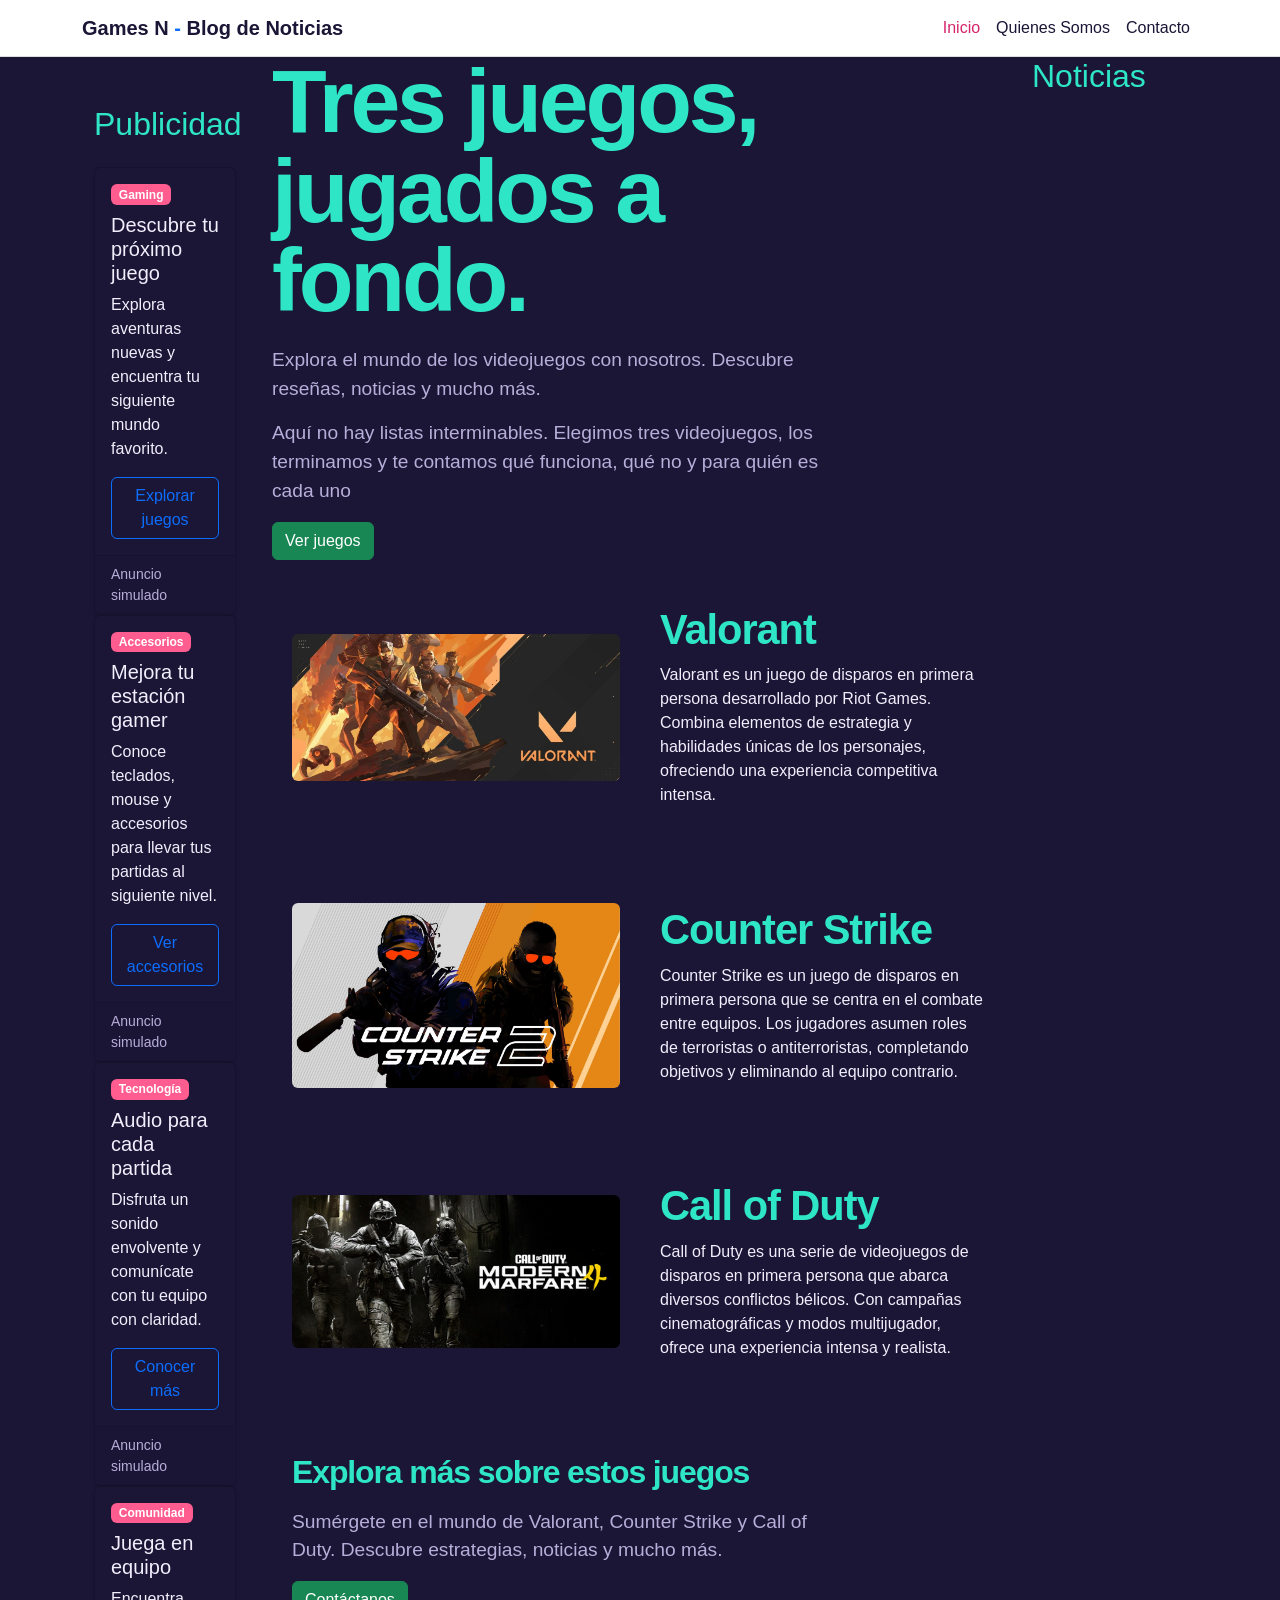
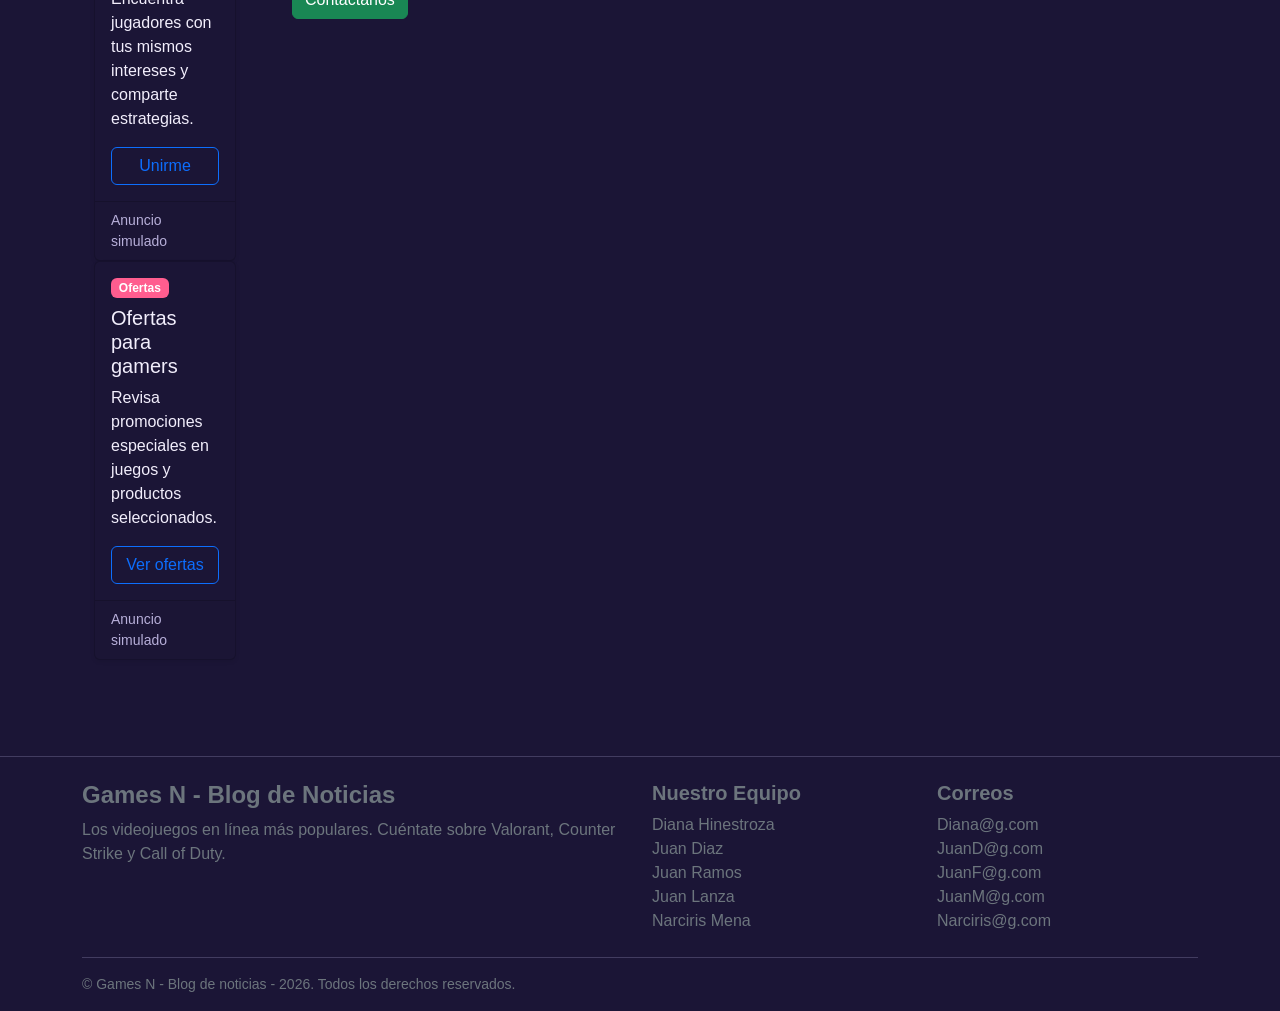
<file: index.html>
<!DOCTYPE html>
<html lang="en">
<head>
    <meta charset="UTF-8">
    <meta name="viewport" content="width=device-width, initial-scale=1.0">
    <link rel="stylesheet" href="style.css">
    <title>Games N - Blog de Noticias</title>
     <script>
window.location.replace("PaginaInicio/inicio.html"); </script>
</head>
<body>
     <nav-bar></nav-bar>
     <script   type="module" src="navbar/nav-loader.js"></script>
    
     <p>Cargando... <a href="PaginaInicio/inicio.html">Haz clic aquí para ir al inicio</a></p>
     <custom-footer></custom-footer>
     <script type="module" src="footer/footer-loader.js"></script>
</body>
</html>
</file>
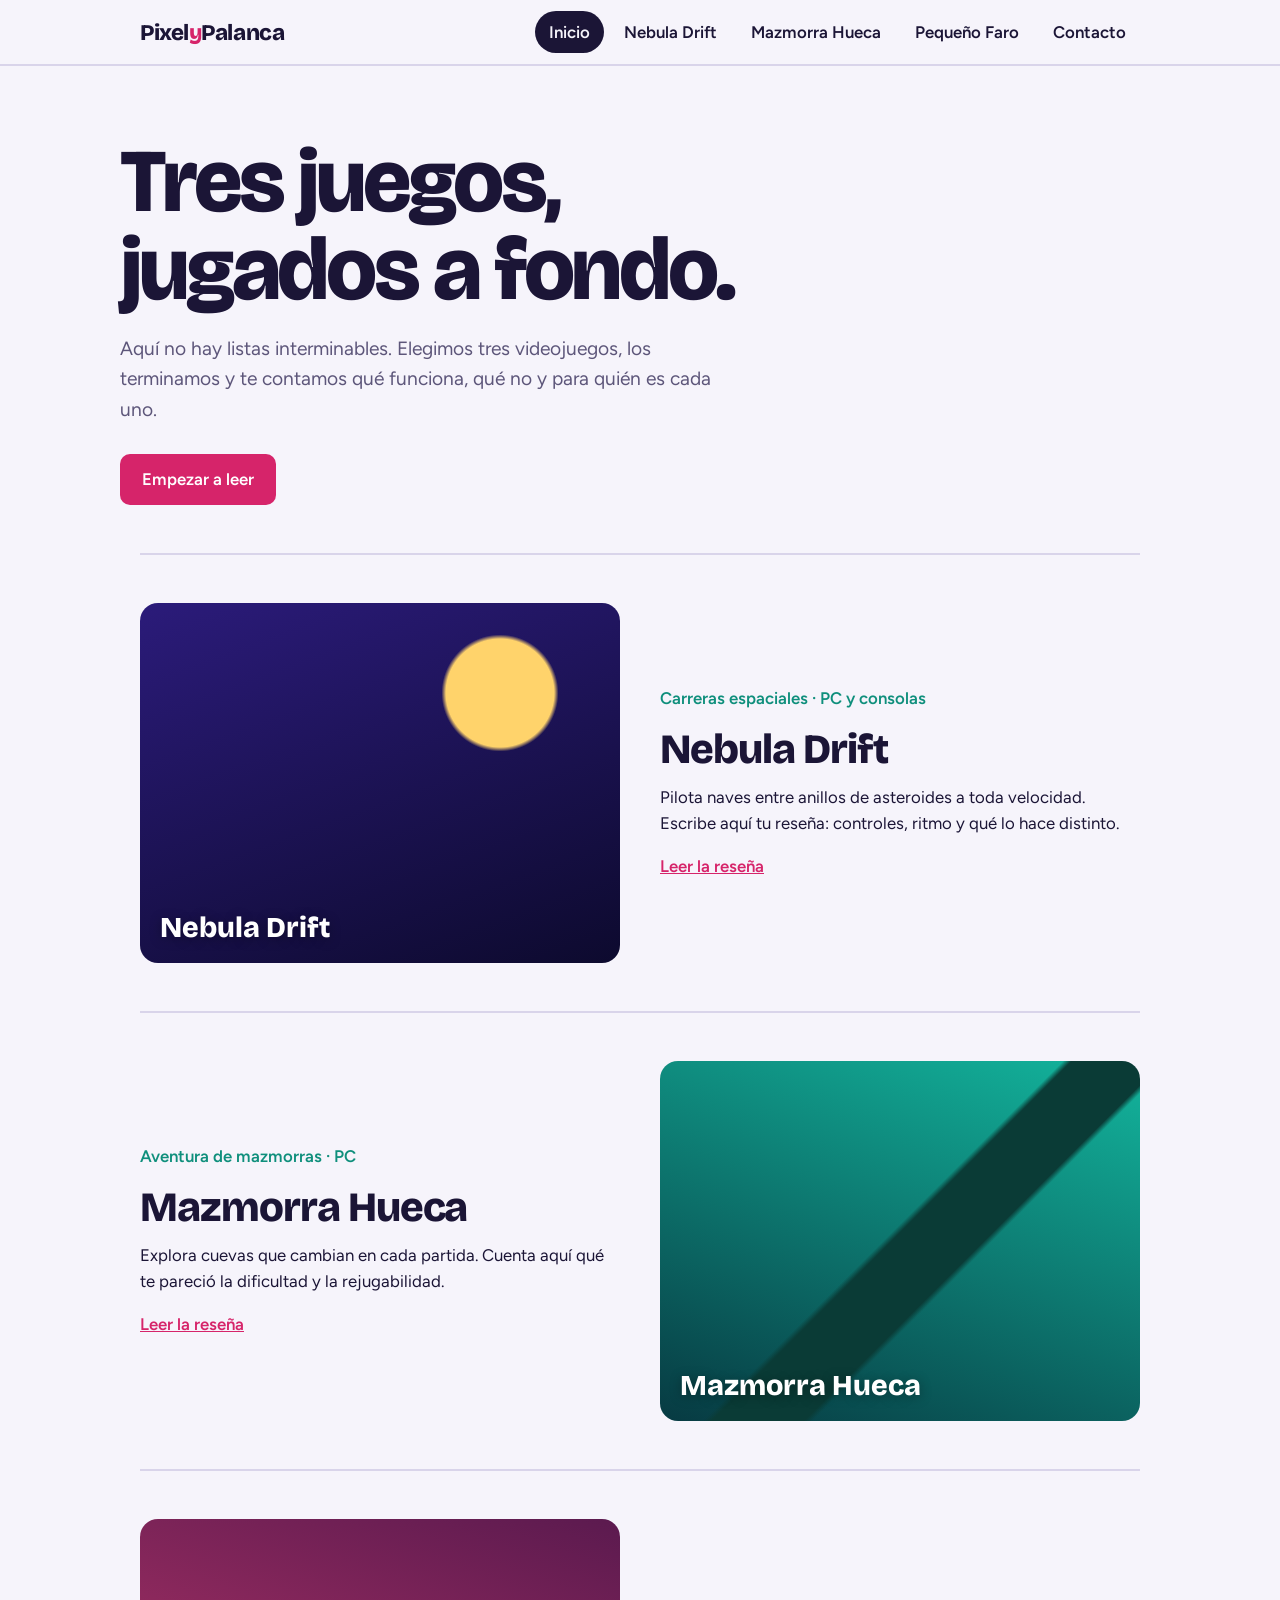
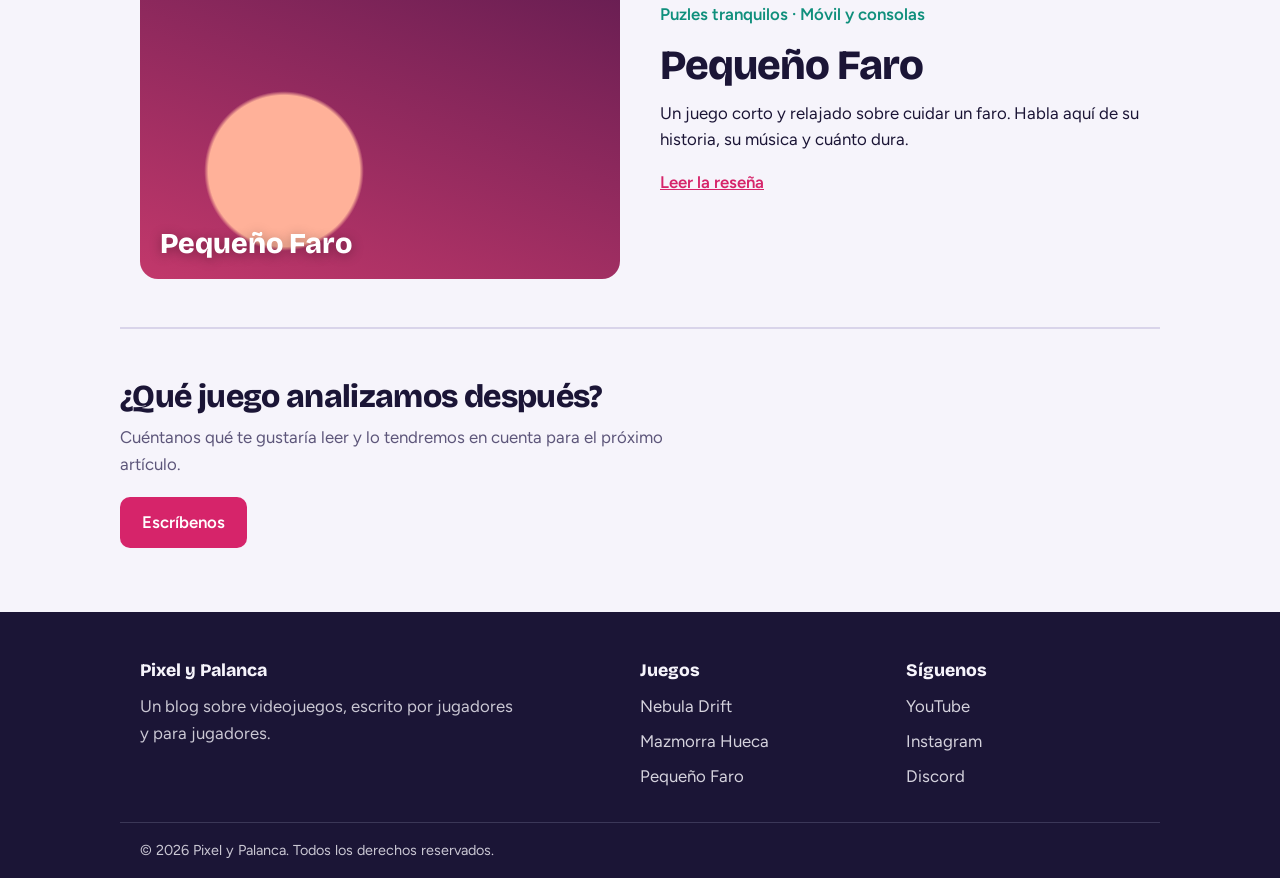
<file: disenio1.html>
<!DOCTYPE html>
<html lang="es">
<head>
<meta charset="utf-8">
<meta name="viewport" content="width=device-width, initial-scale=1, viewport-fit=cover">
<title>Pixel y Palanca · Blog de videojuegos</title>
<link rel="preconnect" href="https://fonts.googleapis.com">
<link href="https://fonts.googleapis.com/css2?family=Bricolage+Grotesque:wght@500;800&family=Figtree:wght@400;600&display=swap" rel="stylesheet">
<style>
:root{
  box-sizing:border-box;
  padding-top:env(safe-area-inset-top,0px);
  padding-bottom:env(safe-area-inset-bottom,0px);
  --bg:#f6f4fb; --surface:#ffffff; --ink:#1b1536; --muted:#5d567a;
  --pink:#d6246a; --teal:#0f8f7c; --line:#d9d4ea;
  --display:'Bricolage Grotesque','Trebuchet MS',sans-serif;
  --body:'Figtree','Segoe UI',Arial,sans-serif;
}
@media (prefers-color-scheme:dark){
  :root:not([data-theme="light"]){
    --bg:#1b1536; --surface:#281f4d; --ink:#f2eefc; --muted:#b7afd9;
    --pink:#ff5d8f; --teal:#2ee6c5; --line:#3a2f6b;
  }
}
:root[data-theme="dark"]{
  --bg:#1b1536; --surface:#281f4d; --ink:#f2eefc; --muted:#b7afd9;
  --pink:#ff5d8f; --teal:#2ee6c5; --line:#3a2f6b;
}
*,*::before,*::after{box-sizing:inherit}
html{scroll-padding-top:calc(env(safe-area-inset-top,0px) + 72px);scroll-behavior:smooth}
body{margin:0;background:var(--bg);color:var(--ink);font:400 1.05rem/1.6 var(--body)}
a{color:inherit}
:focus-visible{outline:3px solid var(--pink);outline-offset:3px}
.wrap{max-width:1040px;margin:0 auto;padding:0 20px}

/* Menú */
header{position:sticky;top:env(safe-area-inset-top,0px);z-index:10;background:var(--bg);border-bottom:2px solid var(--line)}
.bar{display:flex;align-items:center;justify-content:space-between;min-height:64px}
.logo{font:800 1.4rem var(--display);text-decoration:none;letter-spacing:-.02em}
.logo span{color:var(--pink)}
nav ul{display:flex;gap:6px;list-style:none;margin:0;padding:0}
nav a{display:block;padding:8px 14px;border-radius:999px;text-decoration:none;font-weight:600}
nav a:hover{background:var(--surface)}
nav a[aria-current]{background:var(--ink);color:var(--bg)}
.toggle{display:none;background:none;border:2px solid var(--ink);color:var(--ink);border-radius:8px;padding:6px 12px;font:600 1rem var(--body);cursor:pointer}
@media (max-width:700px){
  .toggle{display:block}
  nav{display:none;width:100%}
  nav.open{display:block;padding-bottom:12px}
  nav ul{flex-direction:column}
  .bar{flex-wrap:wrap}
}

/* Portada */
.hero{padding:72px 0 48px}
.hero h1{font:800 clamp(2.6rem,8vw,5.6rem)/.98 var(--display);letter-spacing:-.035em;margin:0 0 20px;max-width:12ch}
.hero p{max-width:52ch;color:var(--muted);font-size:1.2rem;margin:0 0 28px}
.btn{display:inline-block;background:var(--pink);color:#fff;font-weight:600;padding:12px 22px;border-radius:10px;text-decoration:none}
.btn:hover{filter:brightness(1.08)}

/* Juegos */
.game{display:grid;grid-template-columns:1fr 1fr;gap:40px;align-items:center;padding:48px 0;border-top:2px solid var(--line)}
.game:nth-of-type(even) .cover{order:2}
.cover{aspect-ratio:4/3;border-radius:18px;position:relative;overflow:hidden;display:flex;align-items:flex-end;padding:20px}
.cover b{font:800 1.8rem/1 var(--display);color:#fff;position:relative;z-index:1;text-shadow:0 2px 12px rgba(0,0,0,.35)}
.c1{background:radial-gradient(circle at 75% 25%,#ffd36b 0 12%,transparent 13%),linear-gradient(160deg,#2b1b7a,#0d0a2e)}
.c2{background:linear-gradient(135deg,transparent 48%,#0a3b36 49% 60%,transparent 61%),linear-gradient(200deg,#13b59d,#073a42)}
.c3{background:radial-gradient(circle at 30% 70%,#ffb199 0 18%,transparent 19%),linear-gradient(20deg,#c2386b,#5b1a4f)}
.meta{color:var(--teal);font-weight:600;margin:0 0 6px}
.game h2{font:800 clamp(1.8rem,4vw,2.6rem)/1.05 var(--display);letter-spacing:-.025em;margin:0 0 12px}
.game p{margin:0 0 16px;max-width:46ch}
.game a.more{font-weight:600;color:var(--pink)}
@media (max-width:700px){
  .game{grid-template-columns:1fr;gap:20px}
  .game:nth-of-type(even) .cover{order:0}
}

/* Contacto */
.contact{padding:48px 0 64px;border-top:2px solid var(--line)}
.contact h2{font:800 2rem var(--display);margin:0 0 8px;letter-spacing:-.02em}
.contact p{color:var(--muted);margin:0 0 20px;max-width:50ch}

/* Footer */
footer{background:var(--ink);color:var(--bg)}
.foot{display:grid;grid-template-columns:2fr 1fr 1fr;gap:32px;padding:48px 20px 24px}
footer h3{font:800 1.1rem var(--display);margin:0 0 12px}
footer ul{list-style:none;margin:0;padding:0}
footer li{margin-bottom:8px}
footer a{text-decoration:none;opacity:.85}
footer a:hover{opacity:1;text-decoration:underline}
footer p{margin:0;opacity:.8;max-width:34ch}
.legal{border-top:1px solid rgba(128,128,160,.4);padding:16px 20px calc(16px + env(safe-area-inset-bottom,0px));font-size:.9rem;opacity:.8}
@media (max-width:700px){.foot{grid-template-columns:1fr}}
@media (prefers-reduced-motion:reduce){html{scroll-behavior:auto}}
</style>
</head>
<body>

<header>
  <div class="wrap bar">
    <a class="logo" href="#inicio">Pixel<span>y</span>Palanca</a>
    <button class="toggle" aria-expanded="false" aria-controls="menu">Menú</button>
    <nav id="menu" aria-label="Principal">
      <ul>
        <li><a href="#inicio" aria-current="page">Inicio</a></li>
        <li><a href="#nebula-drift">Nebula Drift</a></li>
        <li><a href="#mazmorra-hueca">Mazmorra Hueca</a></li>
        <li><a href="#pequeno-faro">Pequeño Faro</a></li>
        <li><a href="#contacto">Contacto</a></li>
      </ul>
    </nav>
  </div>
</header>

<main>
  <section class="wrap hero" id="inicio">
    <h1>Tres juegos, jugados a fondo.</h1>
    <p>Aquí no hay listas interminables. Elegimos tres videojuegos, los terminamos y te contamos qué funciona, qué no y para quién es cada uno.</p>
    <a class="btn" href="#nebula-drift">Empezar a leer</a>
  </section>

  <div class="wrap">
    <article class="game" id="nebula-drift">
      <div class="cover c1" role="img" aria-label="Portada ilustrada de Nebula Drift"><b>Nebula Drift</b></div>
      <div>
        <p class="meta">Carreras espaciales · PC y consolas</p>
        <h2>Nebula Drift</h2>
        <p>Pilota naves entre anillos de asteroides a toda velocidad. Escribe aquí tu reseña: controles, ritmo y qué lo hace distinto.</p>
        <a class="more" href="#">Leer la reseña</a>
      </div>
    </article>

    <article class="game" id="mazmorra-hueca">
      <div class="cover c2" role="img" aria-label="Portada ilustrada de Mazmorra Hueca"><b>Mazmorra Hueca</b></div>
      <div>
        <p class="meta">Aventura de mazmorras · PC</p>
        <h2>Mazmorra Hueca</h2>
        <p>Explora cuevas que cambian en cada partida. Cuenta aquí qué te pareció la dificultad y la rejugabilidad.</p>
        <a class="more" href="#">Leer la reseña</a>
      </div>
    </article>

    <article class="game" id="pequeno-faro">
      <div class="cover c3" role="img" aria-label="Portada ilustrada de Pequeño Faro"><b>Pequeño Faro</b></div>
      <div>
        <p class="meta">Puzles tranquilos · Móvil y consolas</p>
        <h2>Pequeño Faro</h2>
        <p>Un juego corto y relajado sobre cuidar un faro. Habla aquí de su historia, su música y cuánto dura.</p>
        <a class="more" href="#">Leer la reseña</a>
      </div>
    </article>
  </div>

  <section class="wrap contact" id="contacto">
    <h2>¿Qué juego analizamos después?</h2>
    <p>Cuéntanos qué te gustaría leer y lo tendremos en cuenta para el próximo artículo.</p>
    <a class="btn" href="mailto:hola@ejemplo.com">Escríbenos</a>
  </section>
</main>

<footer>
  <div class="wrap foot">
    <div>
      <h3>Pixel y Palanca</h3>
      <p>Un blog sobre videojuegos, escrito por jugadores y para jugadores.</p>
    </div>
    <div>
      <h3>Juegos</h3>
      <ul>
        <li><a href="#nebula-drift">Nebula Drift</a></li>
        <li><a href="#mazmorra-hueca">Mazmorra Hueca</a></li>
        <li><a href="#pequeno-faro">Pequeño Faro</a></li>
      </ul>
    </div>
    <div>
      <h3>Síguenos</h3>
      <ul>
        <li><a href="#">YouTube</a></li>
        <li><a href="#">Instagram</a></li>
        <li><a href="#">Discord</a></li>
      </ul>
    </div>
  </div>
  <div class="wrap legal">© 2026 Pixel y Palanca. Todos los derechos reservados.</div>
</footer>

<script>
(function(){
  var b=document.querySelector('.toggle'),n=document.getElementById('menu');
  b.addEventListener('click',function(){
    var o=n.classList.toggle('open');
    b.setAttribute('aria-expanded',o);
  });
  n.addEventListener('click',function(e){
    if(e.target.tagName==='A'){n.classList.remove('open');b.setAttribute('aria-expanded','false');}
  });
})();
</script>
</body>
</html>
</file>
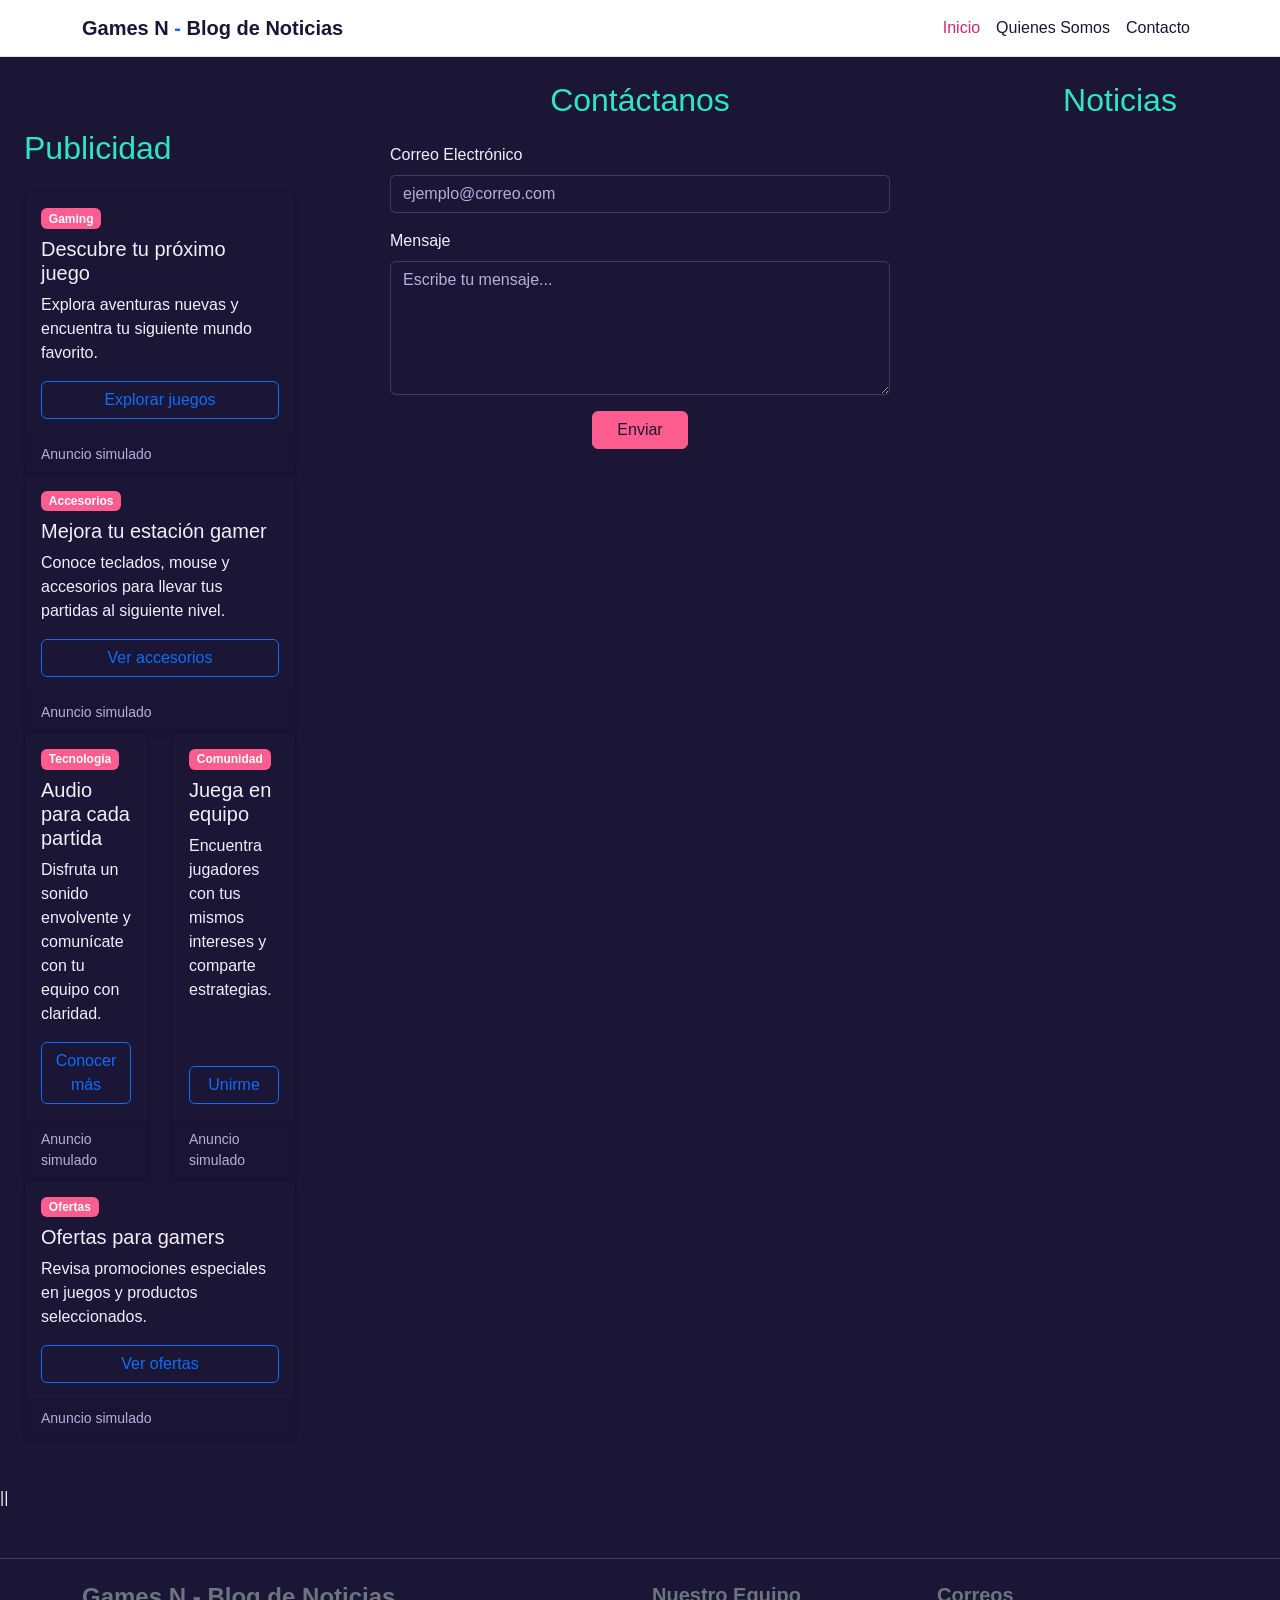
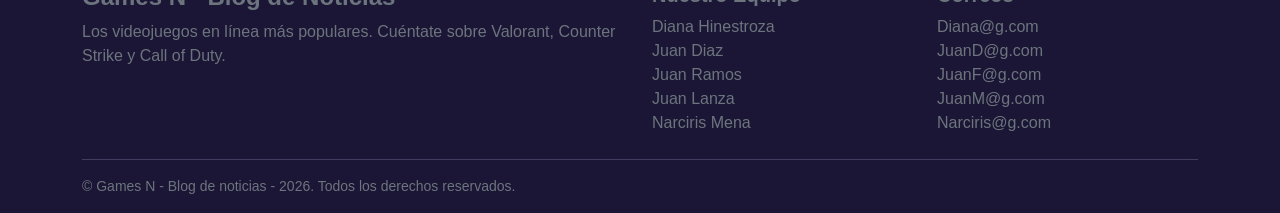
<file: pagina-contacto/contacto.html>
<!DOCTYPE html>
<html lang="en">
<head>
  <meta charset="UTF-8">
  <meta name="viewport" content="width=device-width, initial-scale=1.0">
  <title>contáctanos</title>
  <link href="https://cdn.jsdelivr.net/npm/bootstrap@5.3.3/dist/css/bootstrap.min.css" rel="stylesheet">
  <link rel="stylesheet" href="../style.css">
</head>
<body>

  <nav-bar></nav-bar>

  <!-- contenedor-->
  <main class="container-fluid mt-4"> 
    <div class="row"> 
      
      <aside class="col-md-3 "> 
        <div class="publicidad"> 
          <p class="text-center">Publicidad</p>
          <!-- Espacio para publicidad  --> 
        </div> 
      </aside> 
      
            <section class="col-md-6 d-flex justify-content-center"> 
              <div class="contacto-card w-100" style="max-width: 500px;"> 
                <h2 class="text-center mb-4">Contáctanos</h2> 
              
                <form id="formContacto"> 
                  <!-- Campo de email --> 
                  <div class="mb-3">
                    <label for="email" class="form-label">Correo Electrónico</label>
                    <input type="email" class="form-control" id="email" placeholder="ejemplo@correo.com" required> 
                  </div> 
                  
                  <!-- Campo de mensaje --> 
                  <div class="mb-3"> 
                    <label for="mensaje" class="form-label">Mensaje</label> 
                    <textarea class="form-control" id="mensaje" rows="5" placeholder="Escribe tu mensaje..." required></textarea> 
                  </div> 
                  
                  <!-- Botón centrado -->
                  <div class="text-center">
                    <button type="submit" class="btn btn-primary px-4">Enviar</button> 
                  </div>
                </form> 
                
                <!-- Alerta --> 
                <div id="alertaMensaje" class="alert alert-success alert-dismissible fade mt-4" role="alert"> 
                  Mensaje enviado
                  <button type="button" class="btn-close" data-bs-dismiss="alert" aria-label="Cerrar"></button> 
                </div> 

              </div> 
            </section>
    
      <aside class="col-md-3"> 
        <div class="noticias"> 
          <h2 class="text-center">
            Noticias</h2>
        </div> 
      </aside> 

    </div> 
  </main>
||<custom-footer></custom-footer>
  <script type="module" src="../footer/footer-loader.js"></script>
  <script src="contacto.js"></script>
  <script type="module" src="../navbar/nav-loader.js"></script>
  <script type="module" src="../PaginaInicio/inicio.js"></script>
</body>
</html>
</file>
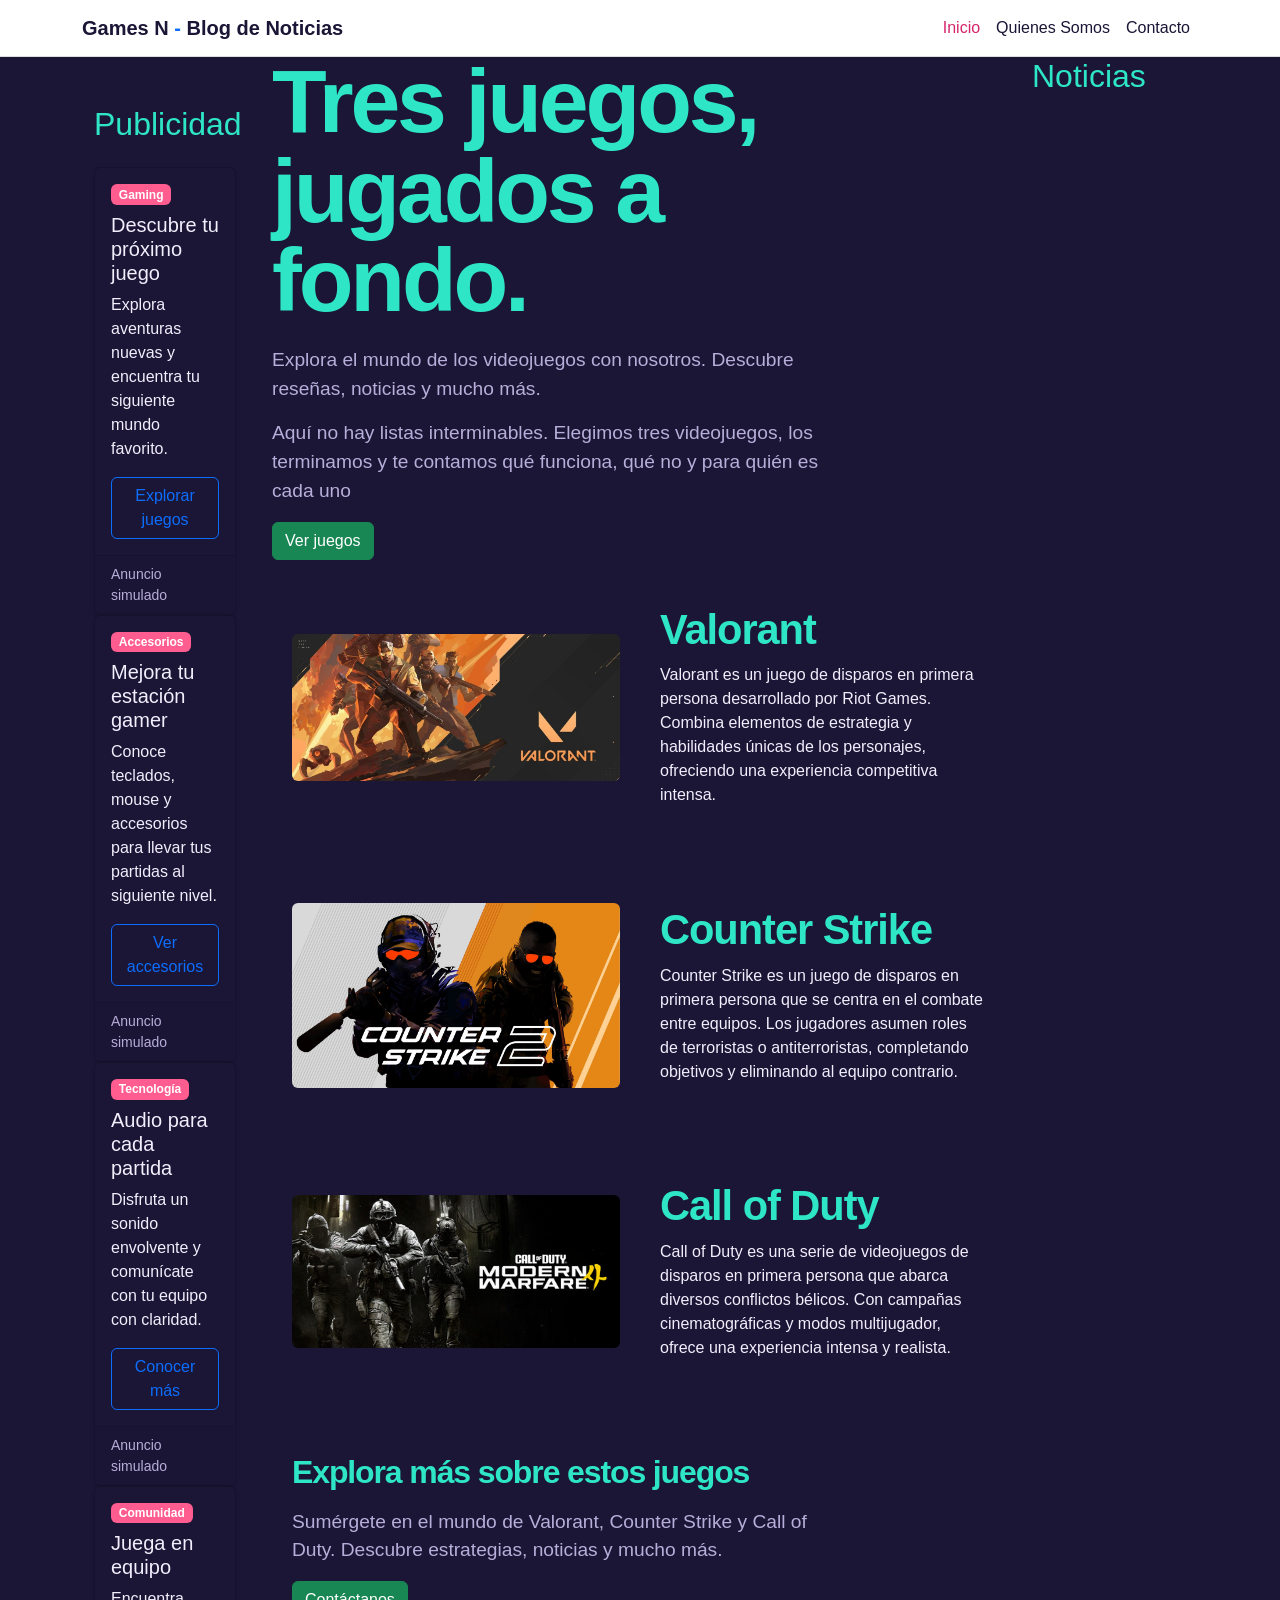
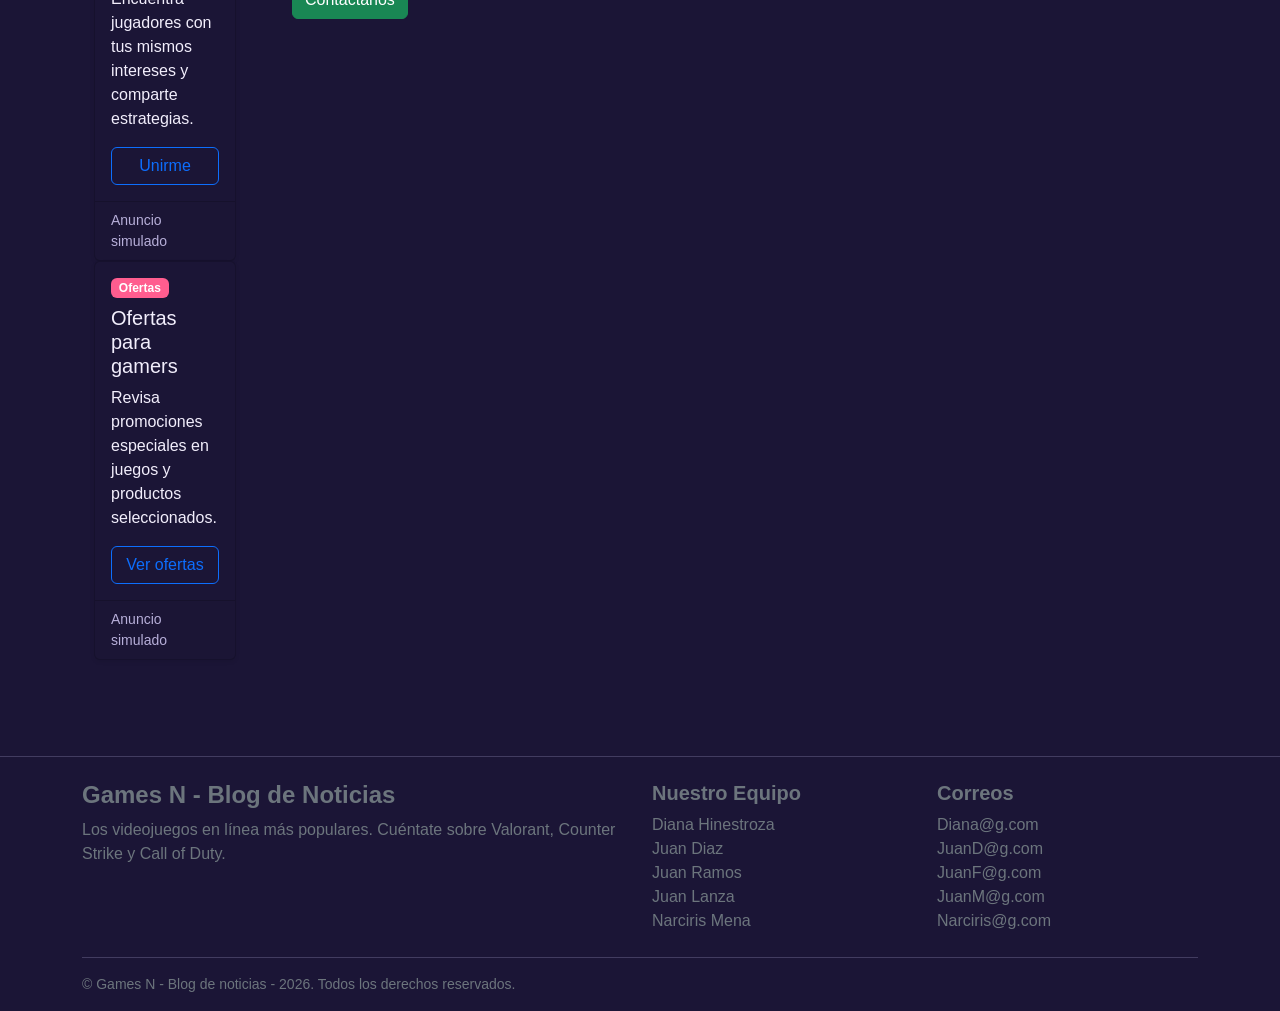
<file: PaginaInicio/inicio.html>
<!DOCTYPE html>
<html lang="es">

<head>
    <meta charset="UTF-8">
    <meta name="viewport" content="width=device-width, initial-scale=1.0">
    <link href="https://cdn.jsdelivr.net/npm/bootstrap@5.3.8/dist/css/bootstrap.min.css" rel="stylesheet" integrity="sha384-sRIl4kxILFvY47J16cr9ZwB07vP4J8+LH7qKQnuqkuIAvNWLzeN8tE5YBujZqJLB" crossorigin="anonymous">
    <link rel="stylesheet" href="../style.css">
    
    <title>Games N - Blog de Noticias</title>
</head>
 <nav-bar></nav-bar>
<body>
    <main>
        <!-- <nav-bar></nav-bar> -->
        <div class="container">
            <div class="row">
                <aside class="col-2">
                    <section class="publicidad">
                        
                    </section>
                </aside>
                <section id="inicio" class="col-8">
                    <div class="resumen">
                        <h2>Tres juegos, jugados a fondo.</h2>
                        <p>Explora el mundo de los videojuegos con nosotros. Descubre reseñas, noticias y mucho más.</p>
                        <p>Aquí no hay listas interminables. Elegimos tres videojuegos, los
                            terminamos y te contamos qué funciona, qué no y para quién es cada uno</p>
                        <button onclick="window.location.href='#valorant'" class="btn btn-success">Ver juegos</button>
                    </div>
                    <article id="valorant" class="juego">
                        <div class="">
                            <img class="img-fluid img-fluid rounded float-start" src="../img/valorant.jpg"
                                alt="Imagen de Valorant">
                        </div>
                        <div class="article-text">
                            <h3>Valorant</h3>
                            <p>Valorant es un juego de disparos en primera persona desarrollado por Riot Games. Combina
                                elementos
                                de estrategia y habilidades únicas de los personajes, ofreciendo una experiencia
                                competitiva intensa.</p>
                        </div>
                    </article>

                    <article id="counterstrike" class="juego">
                        <div class="">
                            <img class="img-fluid img-fluid rounded float-start" src="../img/counterstrike.jpg"
                                alt="Imagen de Counter Strike">
                        </div>
                        <div class="article-text">
                            <h3>Counter Strike</h3>
                            <p>Counter Strike es un juego de disparos en primera persona que se centra en el combate
                                entre equipos.
                                Los jugadores asumen roles de terroristas o antiterroristas, completando objetivos y
                                eliminando al equipo contrario.</p>
                        </div>
                    </article>

                    <article id="callofduty" class="juego">
                        <div class="">
                            <img class="img-fluid img-fluid rounded float-start" src="../img/callofduty.jpg"
                                alt="Imagen de Call of Duty">
                        </div>
                        <div class="article-text">
                            <h3>Call of Duty</h3>
                            <p>Call of Duty es una serie de videojuegos de disparos en primera persona que abarca
                                diversos conflictos bélicos.
                                Con campañas cinematográficas y modos multijugador, ofrece una experiencia intensa y
                                realista.</p>
                        </div>
                    </article>

                    <section id="final" class="final">
                        <div class="resumen">
                            <h2>Explora más sobre estos juegos</h2>
                            <p>Sumérgete en el mundo de Valorant, Counter Strike y Call of Duty. Descubre estrategias,
                                noticias y mucho más.</p>
                            <button onclick="window.location.href='../pagina-contacto/contacto.html'"
                                class="btn btn-success">Contáctanos</button>
                        </div>
                    </section>
                </section>
                <aside class="col-2">
                    <section class="noticias">
                        <h2>Noticias</h2>
                    </section>

                </aside>
            </div>
        </div>

    </main>

    <custom-footer></custom-footer>
    <script src="https://cdn.jsdelivr.net/npm/bootstrap@5.0.2/dist/js/bootstrap.bundle.min.js"
        integrity="sha384-MrcW6ZMFYlzcLA8Nl+NtUVF0sA7MsXsP1UyJoMp4YLEuNSfAP+JcXn/tWtIaxVXM"
        crossorigin="anonymous"></script>
    <script type="module" src="../footer/footer-loader.js"></script>
    <script type="module" src="../navbar/nav-loader.js"></script>
    <script type="module" src="./inicio.js"></script>
</body>

</html>
</file>
<file: style.css>
/* Paleta (5 colores) */
:root {
 --bg: #1b1536;      /* fondo morado oscuro */
  --ink: #f2eefc;     /* texto principal (claro) */
  --muted: #b7afd9;   /* texto secundario */
  --pink: #ff5d8f;    /* color principal */
  --teal: #2ee6c5;    /* color de acento */

  /*  paleta a Bootstrap */
--bs-body-bg: var(--bg);
  --bs-body-color: var(--ink);
  --bs-secondary-color: var(--muted);
  --bs-border-color: rgba(183, 175, 217, .25);
  --bs-body-font-family: 'Figtree', 'Segoe UI', Arial, sans-serif;

    --bs-primary: var(--pink);
  --bs-primary-rgb: 255, 93, 143;
  --bs-link-color: var(--pink);
  --bs-link-color-rgb: 255, 93, 143;
  --bs-link-hover-color: #ff85ab;
}

/* Tipografía */
h1, h2, h3, .navbar-brand { font-family: 'Bricolage Grotesque', 'Trebuchet MS', sans-serif; }
h1 { color: var(--pink); }
h2, h3 { color: var(--teal); }
html { scroll-behavior: smooth; }

/* Botón */
.btn-primary {
  --bs-btn-color: var(--bg);
  --bs-btn-bg: var(--pink);
  --bs-btn-border-color: var(--pink);
  --bs-btn-hover-color: var(--bg);
  --bs-btn-hover-bg: #ff85ab;
  --bs-btn-hover-border-color: #ff85ab;
}
/* Navbar: bg blanco*/
.navbar {
  background-color: #ffffff;
  --bs-navbar-color: var(--bg);              /* enlaces: morado oscuro */
  --bs-navbar-hover-color: #d6246a;          /* hover: rosa más oscuro, se lee mejor sobre blanco */
  --bs-navbar-active-color: #d6246a;
  --bs-navbar-brand-color: var(--bg);
  --bs-navbar-brand-hover-color: var(--bg);
  --bs-border-color: rgba(27, 21, 54, .15);
}

.navbar .nav-link {
  border-radius: 999px;
  padding: 8px 14px;
  transition: background-color .2s, color .2s;
}

.navbar .nav-link:hover {
  background-color: rgba(214, 36, 106, .1);
}

/* Footer */
footer { border-top: 1px solid var(--bs-border-color); }

/* =========================
   Página de Inicio
   ========================= */

.resumen h2 {
    font-family: var(--display);
    font-weight: 800;
    font-size: clamp(2.6rem, 8vw, 5.6rem);
    line-height: 1;
    letter-spacing: -0.035em;
    margin: 0 0 20px;
    max-width: 12ch;
}

.resumen p {
    color: var(--muted);
    font-size: 1.2rem;
    max-width: 52ch;
    margin: 0 0 16px;
}

.juego {
    max-width: 1040px;
    margin: 0 auto;
    padding: 48px 20px;
    display: grid;
    grid-template-columns: 1fr 1fr;
    gap: 40px;
    align-items: center;
    border-top: 2px solid var(--line);
}

.article-text h3 {
    font-family: var(--display);
    font-weight: 800;
    font-size: clamp(1.8rem, 4vw, 2.6rem);
    line-height: 1.05;
    letter-spacing: -0.025em;
    margin: 0 0 12px;
    color: var(--teal);
}

.article-text p {
    margin: 0;
    max-width: 46ch;
}

.final {
    max-width: 1040px;
    margin: 0 auto;
    padding: 48px 20px 64px;
    border-top: 2px solid var(--line);
}

.final .resumen h2 {
    font-size: 2rem;
    max-width: none;
}

@media (max-width: 700px) {
    .juego {
        grid-template-columns: 1fr;
        gap: 20px;
    }
}
</file>
